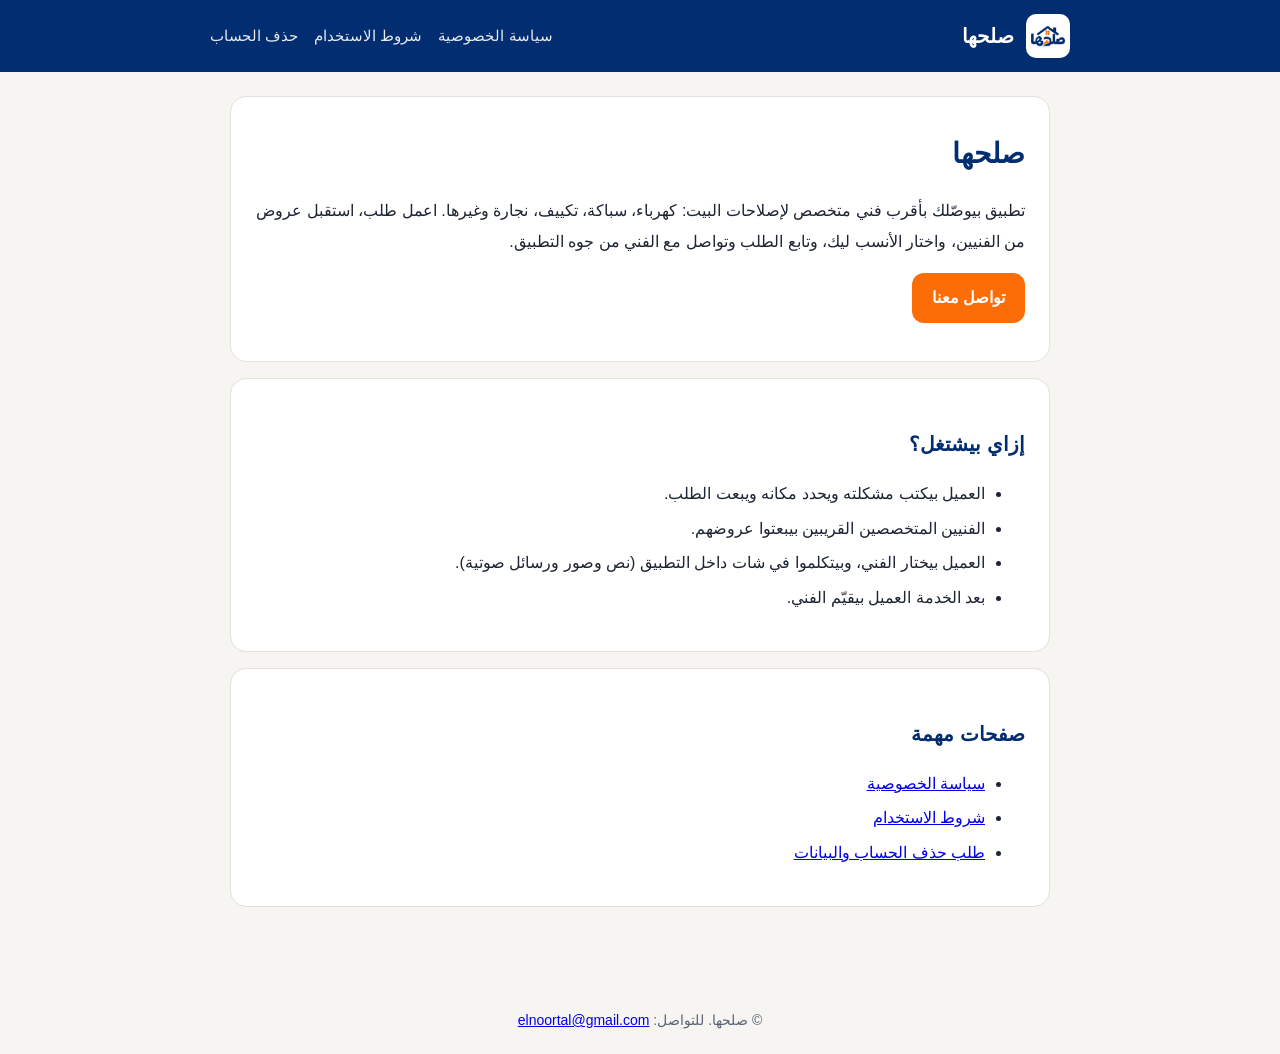
<file: index.html>
<!doctype html>
<html lang="ar" dir="rtl">
<head>
<meta charset="utf-8">
<meta name="viewport" content="width=device-width,initial-scale=1">
<title>الرئيسية - صلحها</title>
<link rel="icon" href="logo.png">
<link rel="stylesheet" href="style.css">
</head>
<body>
<header><div class="in"><img src="logo.png" alt="صلحها"><a href="index.html">صلحها</a>
<nav><a href="privacy.html">سياسة الخصوصية</a><a href="terms.html">شروط الاستخدام</a><a href="delete-account.html">حذف الحساب</a></nav></div></header>
<main>
<div class="card">
<h1>صلحها</h1>
<p>تطبيق بيوصّلك بأقرب فني متخصص لإصلاحات البيت: كهرباء، سباكة، تكييف، نجارة وغيرها. اعمل طلب، استقبل عروض من الفنيين، واختار الأنسب ليك، وتابع الطلب وتواصل مع الفني من جوه التطبيق.</p>
<p><a class="btn" href="mailto:elnoortal@gmail.com">تواصل معنا</a></p>
</div>
<div class="card">
<h2>إزاي بيشتغل؟</h2>
<ul>
<li>العميل بيكتب مشكلته ويحدد مكانه ويبعت الطلب.</li>
<li>الفنيين المتخصصين القريبين بيبعتوا عروضهم.</li>
<li>العميل بيختار الفني، وبيتكلموا في شات داخل التطبيق (نص وصور ورسائل صوتية).</li>
<li>بعد الخدمة العميل بيقيّم الفني.</li>
</ul>
</div>
<div class="card">
<h2>صفحات مهمة</h2>
<ul>
<li><a href="privacy.html">سياسة الخصوصية</a></li>
<li><a href="terms.html">شروط الاستخدام</a></li>
<li><a href="delete-account.html">طلب حذف الحساب والبيانات</a></li>
</ul>
</div>
</main>
<footer>© صلحها. للتواصل: <a href="mailto:elnoortal@gmail.com">elnoortal@gmail.com</a></footer>
</body>
</html>
</file>
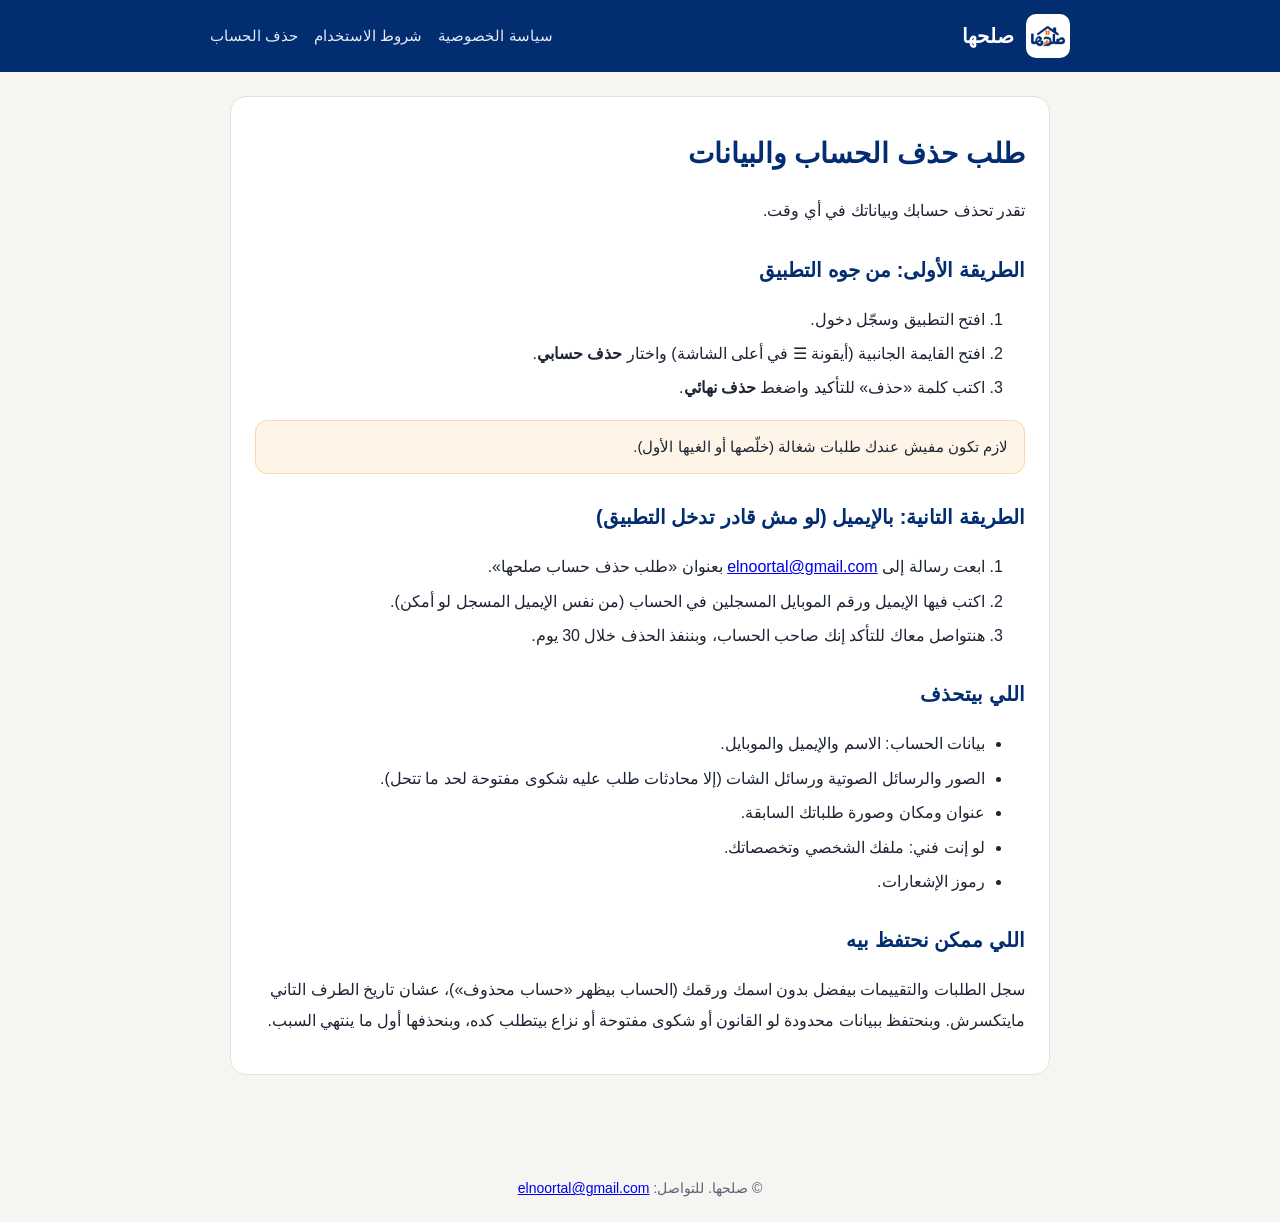
<file: delete-account.html>
<!doctype html>
<html lang="ar" dir="rtl">
<head>
<meta charset="utf-8">
<meta name="viewport" content="width=device-width,initial-scale=1">
<title>حذف الحساب - صلحها</title>
<link rel="icon" href="logo.png">
<link rel="stylesheet" href="style.css">
</head>
<body>
<header><div class="in"><img src="logo.png" alt="صلحها"><a href="index.html">صلحها</a>
<nav><a href="privacy.html">سياسة الخصوصية</a><a href="terms.html">شروط الاستخدام</a><a href="delete-account.html">حذف الحساب</a></nav></div></header>
<main>
<div class="card">
<h1>طلب حذف الحساب والبيانات</h1>
<p>تقدر تحذف حسابك وبياناتك في أي وقت.</p>
<h2>الطريقة الأولى: من جوه التطبيق</h2>
<ol>
<li>افتح التطبيق وسجّل دخول.</li>
<li>افتح القايمة الجانبية (أيقونة ☰ في أعلى الشاشة) واختار <b>حذف حسابي</b>.</li>
<li>اكتب كلمة «حذف» للتأكيد واضغط <b>حذف نهائي</b>.</li>
</ol>
<p class="note">لازم تكون مفيش عندك طلبات شغالة (خلّصها أو الغيها الأول).</p>
<h2>الطريقة التانية: بالإيميل (لو مش قادر تدخل التطبيق)</h2>
<ol>
<li>ابعت رسالة إلى <a href="mailto:elnoortal@gmail.com?subject=طلب حذف حساب صلحها">elnoortal@gmail.com</a> بعنوان «طلب حذف حساب صلحها».</li>
<li>اكتب فيها الإيميل ورقم الموبايل المسجلين في الحساب (من نفس الإيميل المسجل لو أمكن).</li>
<li>هنتواصل معاك للتأكد إنك صاحب الحساب، وبننفذ الحذف خلال 30 يوم.</li>
</ol>
<h2>اللي بيتحذف</h2>
<ul>
<li>بيانات الحساب: الاسم والإيميل والموبايل.</li>
<li>الصور والرسائل الصوتية ورسائل الشات (إلا محادثات طلب عليه شكوى مفتوحة لحد ما تتحل).</li>
<li>عنوان ومكان وصورة طلباتك السابقة.</li>
<li>لو إنت فني: ملفك الشخصي وتخصصاتك.</li>
<li>رموز الإشعارات.</li>
</ul>
<h2>اللي ممكن نحتفظ بيه</h2>
<p>سجل الطلبات والتقييمات بيفضل بدون اسمك ورقمك (الحساب بيظهر «حساب محذوف»)، عشان تاريخ الطرف التاني مايتكسرش. وبنحتفظ ببيانات محدودة لو القانون أو شكوى مفتوحة أو نزاع بيتطلب كده، وبنحذفها أول ما ينتهي السبب.</p>
</div>
</main>
<footer>© صلحها. للتواصل: <a href="mailto:elnoortal@gmail.com">elnoortal@gmail.com</a></footer>
</body>
</html>
</file>
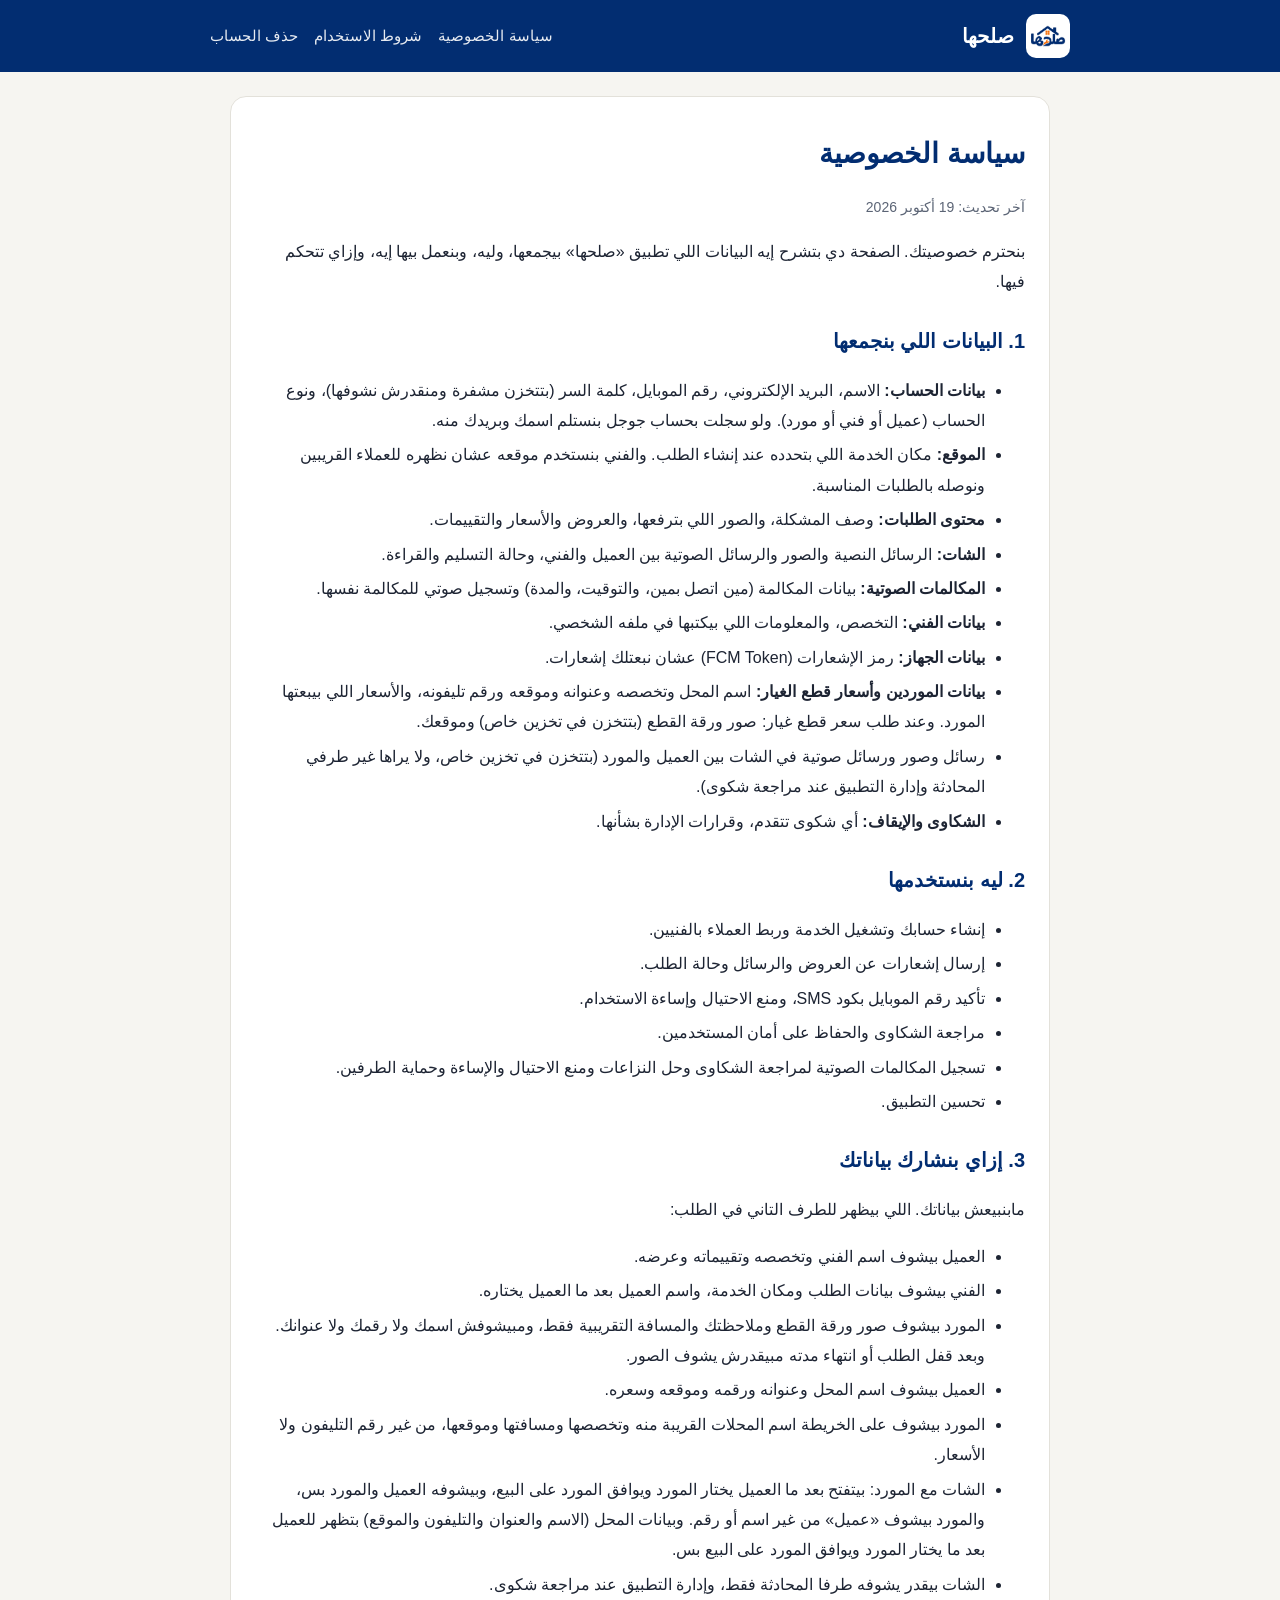
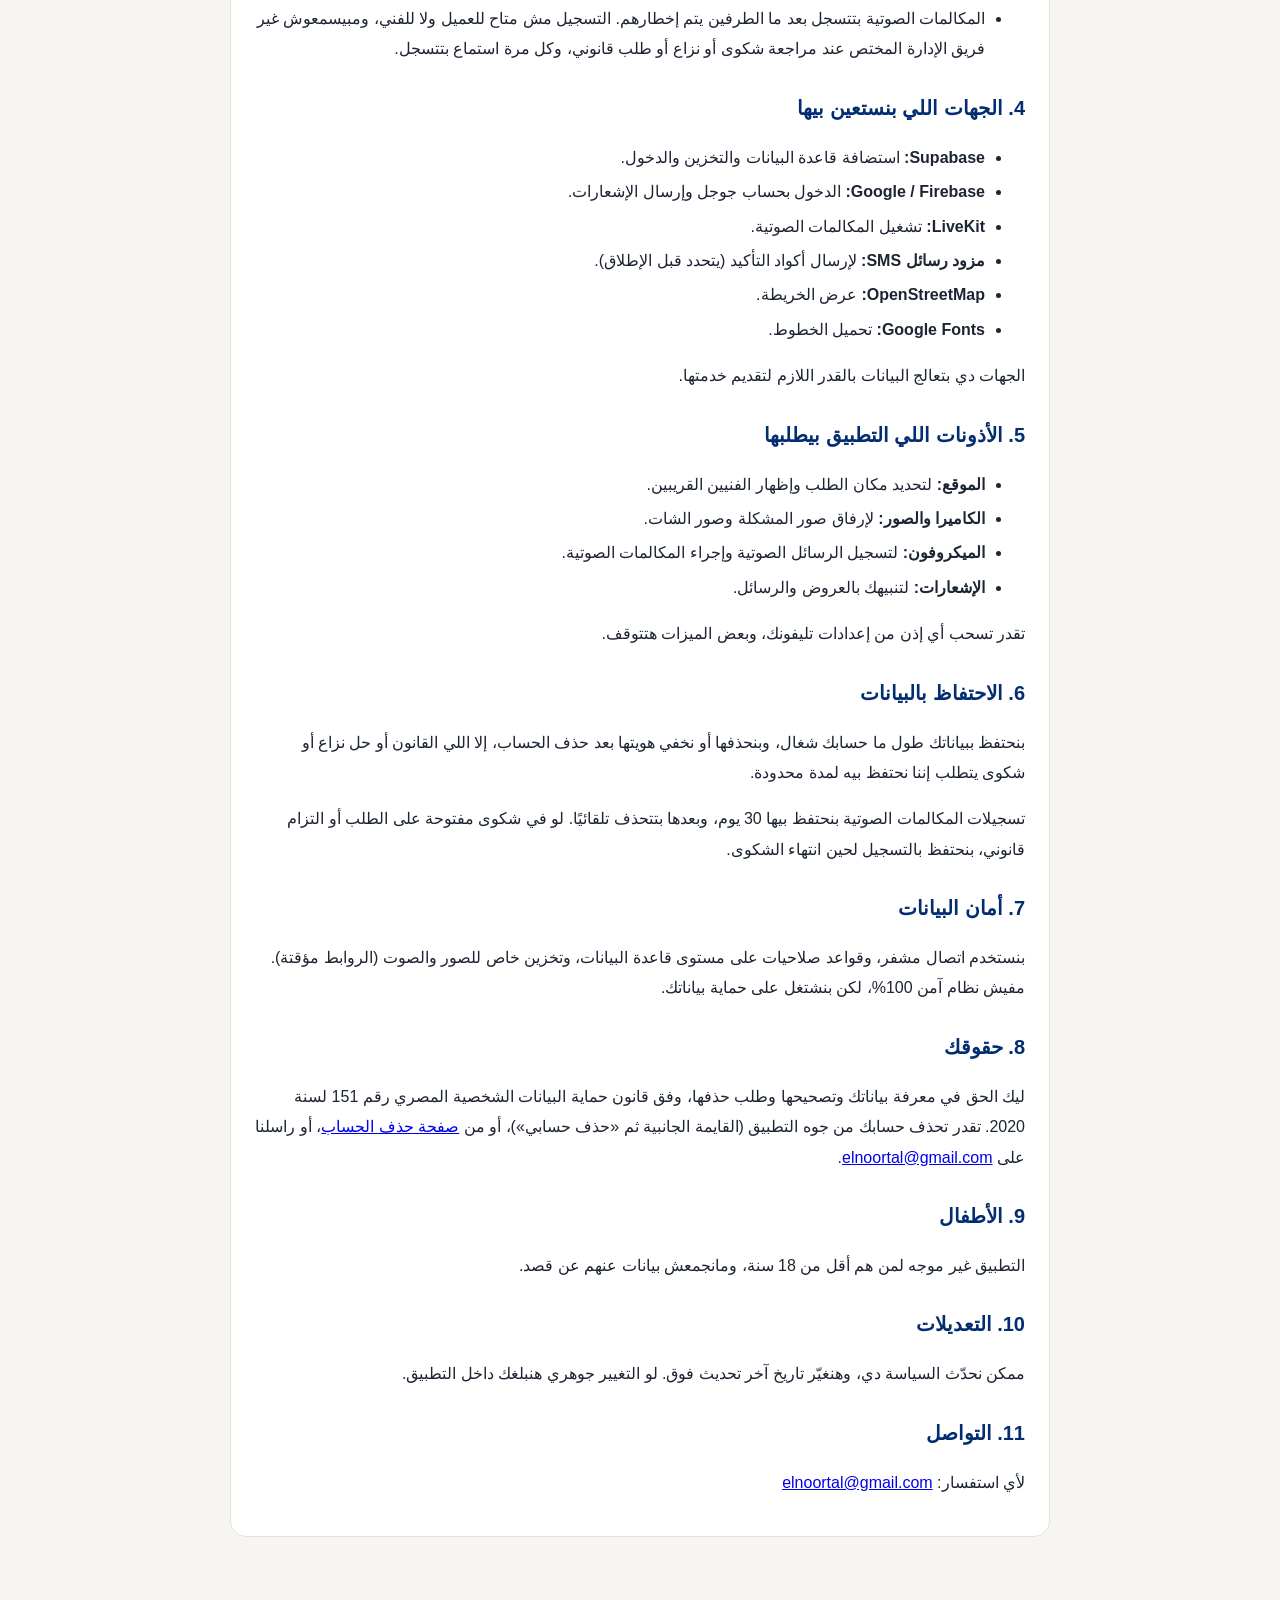
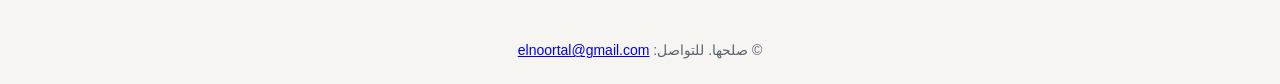
<file: privacy.html>
<!doctype html>
<html lang="ar" dir="rtl">
<head>
<meta charset="utf-8">
<meta name="viewport" content="width=device-width,initial-scale=1">
<title>سياسة الخصوصية - صلحها</title>
<link rel="icon" href="logo.png">
<link rel="stylesheet" href="style.css">
</head>
<body>
<header><div class="in"><img src="logo.png" alt="صلحها"><a href="index.html">صلحها</a>
<nav><a href="privacy.html">سياسة الخصوصية</a><a href="terms.html">شروط الاستخدام</a><a href="delete-account.html">حذف الحساب</a></nav></div></header>
<main>
<div class="card">
<h1>سياسة الخصوصية</h1>
<p class="muted">آخر تحديث: 19 أكتوبر 2026</p>
<p>بنحترم خصوصيتك. الصفحة دي بتشرح إيه البيانات اللي تطبيق «صلحها» بيجمعها، وليه، وبنعمل بيها إيه، وإزاي تتحكم فيها.</p>

<h2>1. البيانات اللي بنجمعها</h2>
<ul>
<li><b>بيانات الحساب:</b> الاسم، البريد الإلكتروني، رقم الموبايل، كلمة السر (بتتخزن مشفرة ومنقدرش نشوفها)، ونوع الحساب (عميل أو فني أو مورد). ولو سجلت بحساب جوجل بنستلم اسمك وبريدك منه.</li>
<li><b>الموقع:</b> مكان الخدمة اللي بتحدده عند إنشاء الطلب. والفني بنستخدم موقعه عشان نظهره للعملاء القريبين ونوصله بالطلبات المناسبة.</li>
<li><b>محتوى الطلبات:</b> وصف المشكلة، والصور اللي بترفعها، والعروض والأسعار والتقييمات.</li>
<li><b>الشات:</b> الرسائل النصية والصور والرسائل الصوتية بين العميل والفني، وحالة التسليم والقراءة.</li>
<li><b>المكالمات الصوتية:</b> بيانات المكالمة (مين اتصل بمين، والتوقيت، والمدة) وتسجيل صوتي للمكالمة نفسها.</li>
<li><b>بيانات الفني:</b> التخصص، والمعلومات اللي بيكتبها في ملفه الشخصي.</li>
<li><b>بيانات الجهاز:</b> رمز الإشعارات (FCM Token) عشان نبعتلك إشعارات.</li>
<li><b>بيانات الموردين وأسعار قطع الغيار:</b> اسم المحل وتخصصه وعنوانه وموقعه ورقم تليفونه، والأسعار اللي بيبعتها المورد. وعند طلب سعر قطع غيار: صور ورقة القطع (بتتخزن في تخزين خاص) وموقعك.</li>
<li>رسائل وصور ورسائل صوتية في الشات بين العميل والمورد (بتتخزن في تخزين خاص، ولا يراها غير طرفي المحادثة وإدارة التطبيق عند مراجعة شكوى).</li>
<li><b>الشكاوى والإيقاف:</b> أي شكوى تتقدم، وقرارات الإدارة بشأنها.</li>
</ul>

<h2>2. ليه بنستخدمها</h2>
<ul>
<li>إنشاء حسابك وتشغيل الخدمة وربط العملاء بالفنيين.</li>
<li>إرسال إشعارات عن العروض والرسائل وحالة الطلب.</li>
<li>تأكيد رقم الموبايل بكود SMS، ومنع الاحتيال وإساءة الاستخدام.</li>
<li>مراجعة الشكاوى والحفاظ على أمان المستخدمين.</li>
<li>تسجيل المكالمات الصوتية لمراجعة الشكاوى وحل النزاعات ومنع الاحتيال والإساءة وحماية الطرفين.</li>
<li>تحسين التطبيق.</li>
</ul>

<h2>3. إزاي بنشارك بياناتك</h2>
<p>مابنبيعش بياناتك. اللي بيظهر للطرف التاني في الطلب:</p>
<ul>
<li>العميل بيشوف اسم الفني وتخصصه وتقييماته وعرضه.</li>
<li>الفني بيشوف بيانات الطلب ومكان الخدمة، واسم العميل بعد ما العميل يختاره.</li>
<li>المورد بيشوف صور ورقة القطع وملاحظتك والمسافة التقريبية فقط، ومبيشوفش اسمك ولا رقمك ولا عنوانك. وبعد قفل الطلب أو انتهاء مدته مبيقدرش يشوف الصور.</li>
<li>العميل بيشوف اسم المحل وعنوانه ورقمه وموقعه وسعره.</li>
<li>المورد بيشوف على الخريطة اسم المحلات القريبة منه وتخصصها ومسافتها وموقعها، من غير رقم التليفون ولا الأسعار.</li>
<li>الشات مع المورد: بيتفتح بعد ما العميل يختار المورد ويوافق المورد على البيع، وبيشوفه العميل والمورد بس، والمورد بيشوف «عميل» من غير اسم أو رقم. وبيانات المحل (الاسم والعنوان والتليفون والموقع) بتظهر للعميل بعد ما يختار المورد ويوافق المورد على البيع بس.</li>
<li>الشات بيقدر يشوفه طرفا المحادثة فقط، وإدارة التطبيق عند مراجعة شكوى.</li>
<li>المكالمات الصوتية بتتسجل بعد ما الطرفين يتم إخطارهم. التسجيل مش متاح للعميل ولا للفني، ومبيسمعوش غير فريق الإدارة المختص عند مراجعة شكوى أو نزاع أو طلب قانوني، وكل مرة استماع بتتسجل.</li>
</ul>

<h2>4. الجهات اللي بنستعين بيها</h2>
<ul>
<li><b>Supabase:</b> استضافة قاعدة البيانات والتخزين والدخول.</li>
<li><b>Google / Firebase:</b> الدخول بحساب جوجل وإرسال الإشعارات.</li>
<li><b>LiveKit:</b> تشغيل المكالمات الصوتية.</li>
<li><b>مزود رسائل SMS:</b> لإرسال أكواد التأكيد (يتحدد قبل الإطلاق).</li>
<li><b>OpenStreetMap:</b> عرض الخريطة.</li>
<li><b>Google Fonts:</b> تحميل الخطوط.</li>
</ul>
<p>الجهات دي بتعالج البيانات بالقدر اللازم لتقديم خدمتها.</p>

<h2>5. الأذونات اللي التطبيق بيطلبها</h2>
<ul>
<li><b>الموقع:</b> لتحديد مكان الطلب وإظهار الفنيين القريبين.</li>
<li><b>الكاميرا والصور:</b> لإرفاق صور المشكلة وصور الشات.</li>
<li><b>الميكروفون:</b> لتسجيل الرسائل الصوتية وإجراء المكالمات الصوتية.</li>
<li><b>الإشعارات:</b> لتنبيهك بالعروض والرسائل.</li>
</ul>
<p>تقدر تسحب أي إذن من إعدادات تليفونك، وبعض الميزات هتتوقف.</p>

<h2>6. الاحتفاظ بالبيانات</h2>
<p>بنحتفظ ببياناتك طول ما حسابك شغال، وبنحذفها أو نخفي هويتها بعد حذف الحساب، إلا اللي القانون أو حل نزاع أو شكوى يتطلب إننا نحتفظ بيه لمدة محدودة.</p>
<p>تسجيلات المكالمات الصوتية بنحتفظ بيها 30 يوم، وبعدها بتتحذف تلقائيًا. لو في شكوى مفتوحة على الطلب أو التزام قانوني، بنحتفظ بالتسجيل لحين انتهاء الشكوى.</p>

<h2>7. أمان البيانات</h2>
<p>بنستخدم اتصال مشفر، وقواعد صلاحيات على مستوى قاعدة البيانات، وتخزين خاص للصور والصوت (الروابط مؤقتة). مفيش نظام آمن 100%، لكن بنشتغل على حماية بياناتك.</p>

<h2>8. حقوقك</h2>
<p>ليك الحق في معرفة بياناتك وتصحيحها وطلب حذفها، وفق قانون حماية البيانات الشخصية المصري رقم 151 لسنة 2020. تقدر تحذف حسابك من جوه التطبيق (القايمة الجانبية ثم «حذف حسابي»)، أو من <a href="delete-account.html">صفحة حذف الحساب</a>، أو راسلنا على <a href="mailto:elnoortal@gmail.com">elnoortal@gmail.com</a>.</p>

<h2>9. الأطفال</h2>
<p>التطبيق غير موجه لمن هم أقل من 18 سنة، ومانجمعش بيانات عنهم عن قصد.</p>

<h2>10. التعديلات</h2>
<p>ممكن نحدّث السياسة دي، وهنغيّر تاريخ آخر تحديث فوق. لو التغيير جوهري هنبلغك داخل التطبيق.</p>

<h2>11. التواصل</h2>
<p>لأي استفسار: <a href="mailto:elnoortal@gmail.com">elnoortal@gmail.com</a></p>
</div>
</main>
<footer>© صلحها. للتواصل: <a href="mailto:elnoortal@gmail.com">elnoortal@gmail.com</a></footer>
</body>
</html>
</file>
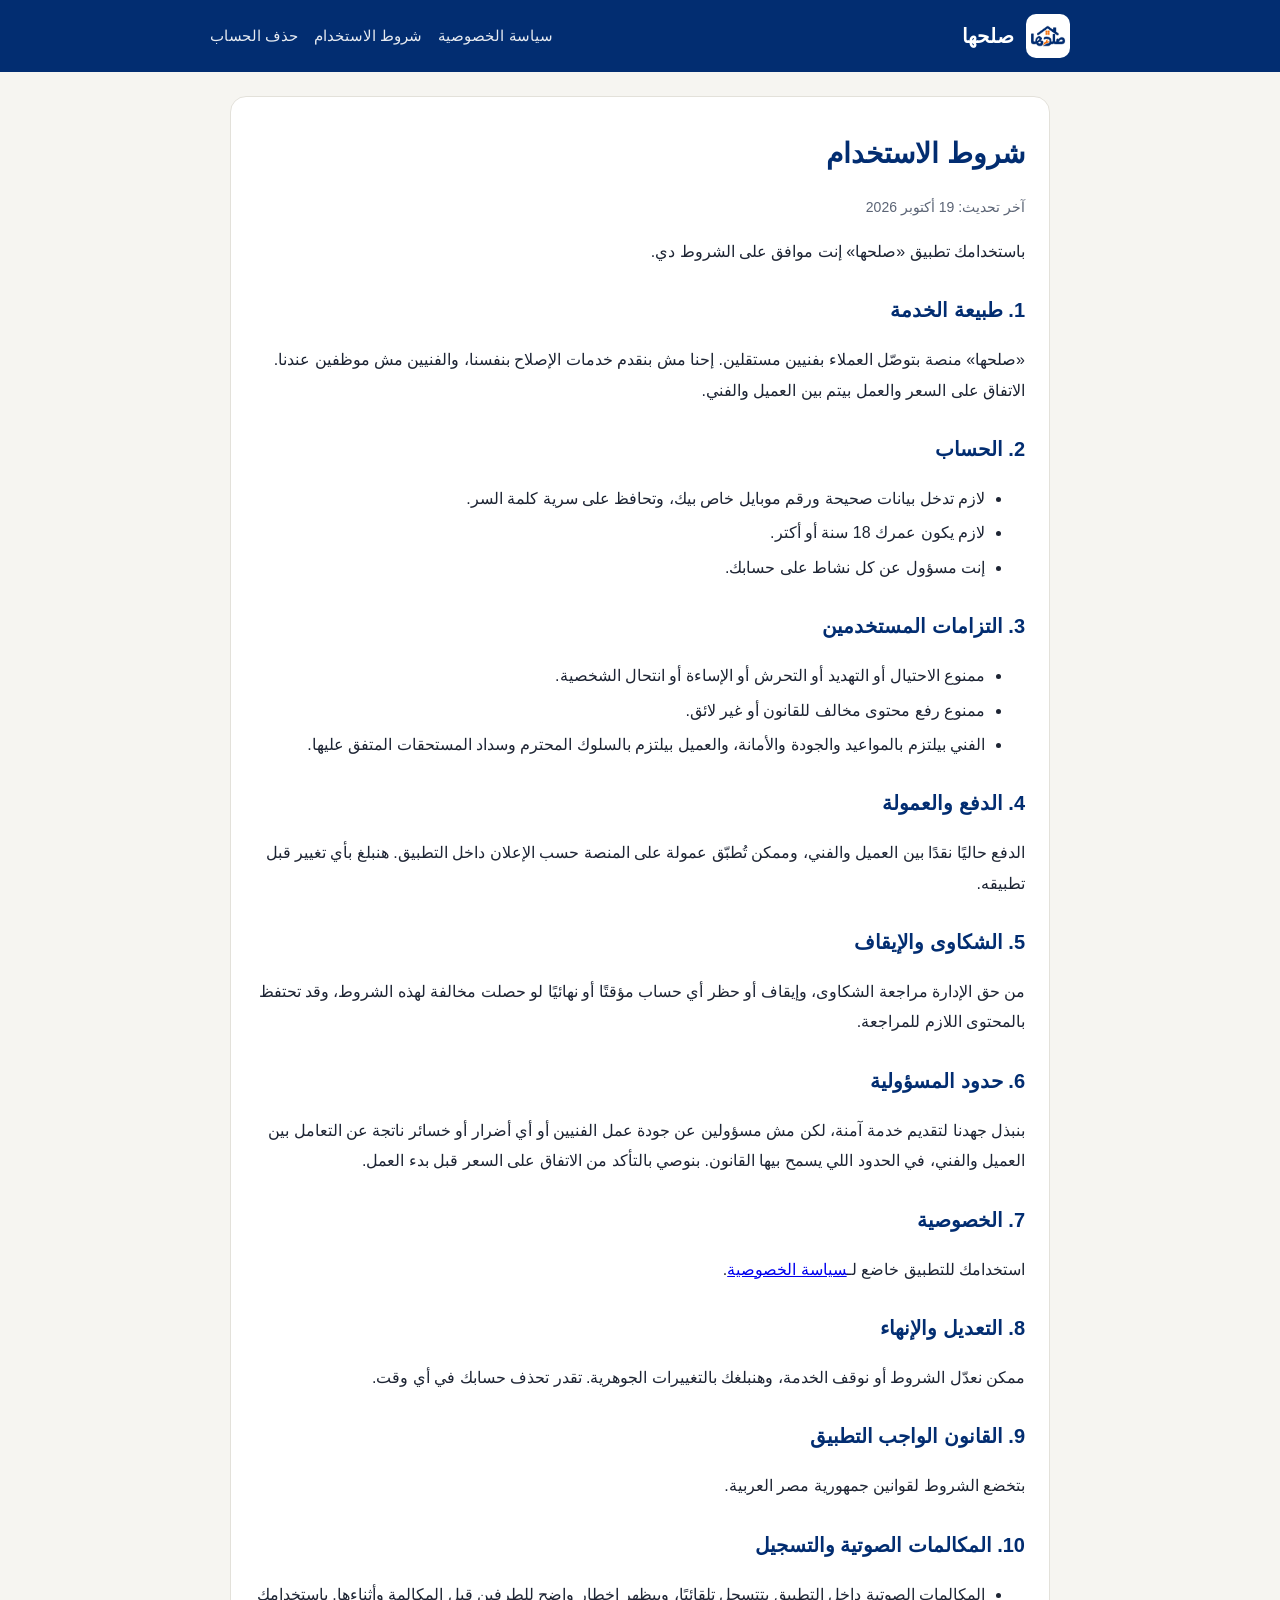
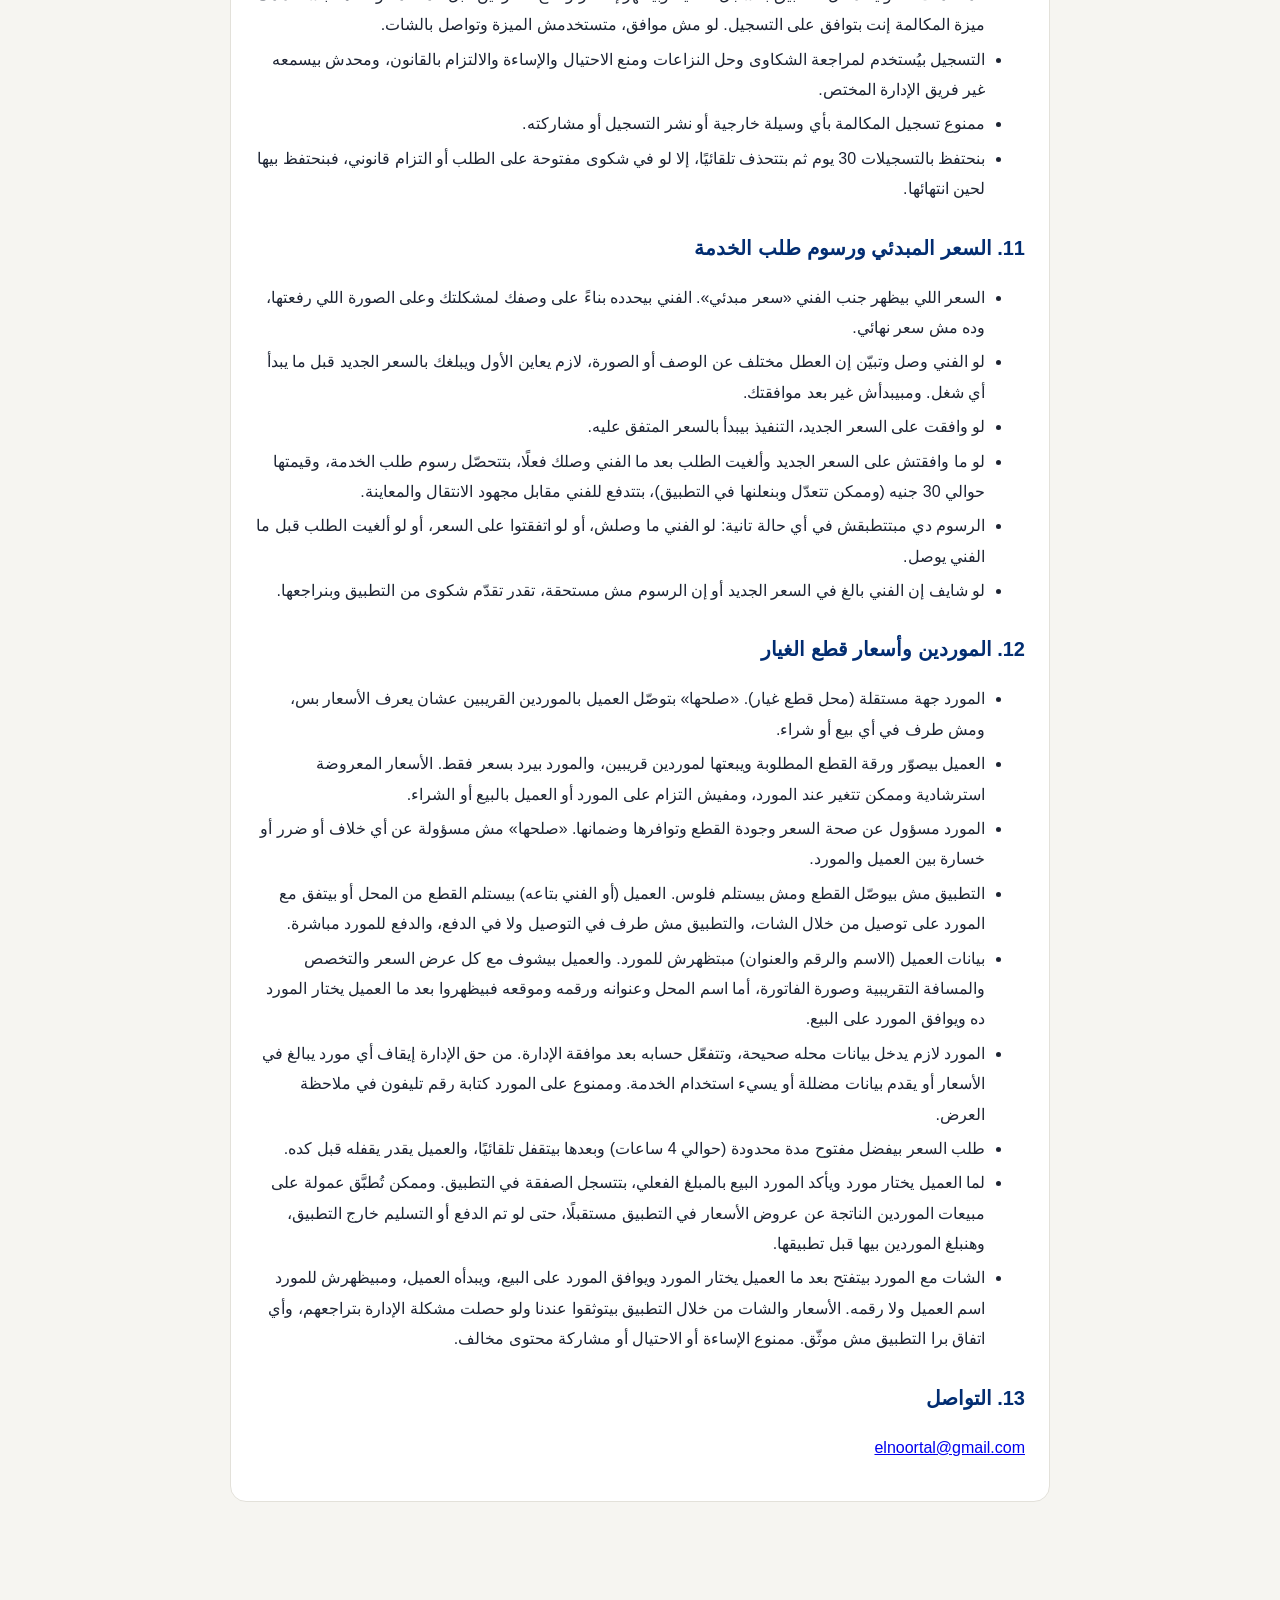
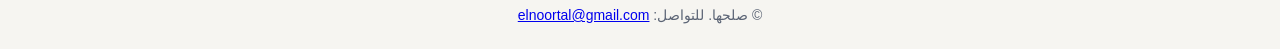
<file: terms.html>
<!doctype html>
<html lang="ar" dir="rtl">
<head>
<meta charset="utf-8">
<meta name="viewport" content="width=device-width,initial-scale=1">
<title>شروط الاستخدام - صلحها</title>
<link rel="icon" href="logo.png">
<link rel="stylesheet" href="style.css">
</head>
<body>
<header><div class="in"><img src="logo.png" alt="صلحها"><a href="index.html">صلحها</a>
<nav><a href="privacy.html">سياسة الخصوصية</a><a href="terms.html">شروط الاستخدام</a><a href="delete-account.html">حذف الحساب</a></nav></div></header>
<main>
<div class="card">
<h1>شروط الاستخدام</h1>
<p class="muted">آخر تحديث: 19 أكتوبر 2026</p>
<p>باستخدامك تطبيق «صلحها» إنت موافق على الشروط دي.</p>

<h2>1. طبيعة الخدمة</h2>
<p>«صلحها» منصة بتوصّل العملاء بفنيين مستقلين. إحنا مش بنقدم خدمات الإصلاح بنفسنا، والفنيين مش موظفين عندنا. الاتفاق على السعر والعمل بيتم بين العميل والفني.</p>

<h2>2. الحساب</h2>
<ul>
<li>لازم تدخل بيانات صحيحة ورقم موبايل خاص بيك، وتحافظ على سرية كلمة السر.</li>
<li>لازم يكون عمرك 18 سنة أو أكتر.</li>
<li>إنت مسؤول عن كل نشاط على حسابك.</li>
</ul>

<h2>3. التزامات المستخدمين</h2>
<ul>
<li>ممنوع الاحتيال أو التهديد أو التحرش أو الإساءة أو انتحال الشخصية.</li>
<li>ممنوع رفع محتوى مخالف للقانون أو غير لائق.</li>
<li>الفني بيلتزم بالمواعيد والجودة والأمانة، والعميل بيلتزم بالسلوك المحترم وسداد المستحقات المتفق عليها.</li>
</ul>

<h2>4. الدفع والعمولة</h2>
<p>الدفع حاليًا نقدًا بين العميل والفني، وممكن تُطبّق عمولة على المنصة حسب الإعلان داخل التطبيق. هنبلغ بأي تغيير قبل تطبيقه.</p>

<h2>5. الشكاوى والإيقاف</h2>
<p>من حق الإدارة مراجعة الشكاوى، وإيقاف أو حظر أي حساب مؤقتًا أو نهائيًا لو حصلت مخالفة لهذه الشروط، وقد تحتفظ بالمحتوى اللازم للمراجعة.</p>

<h2>6. حدود المسؤولية</h2>
<p>بنبذل جهدنا لتقديم خدمة آمنة، لكن مش مسؤولين عن جودة عمل الفنيين أو أي أضرار أو خسائر ناتجة عن التعامل بين العميل والفني، في الحدود اللي يسمح بيها القانون. بنوصي بالتأكد من الاتفاق على السعر قبل بدء العمل.</p>

<h2>7. الخصوصية</h2>
<p>استخدامك للتطبيق خاضع لـ<a href="privacy.html">سياسة الخصوصية</a>.</p>

<h2>8. التعديل والإنهاء</h2>
<p>ممكن نعدّل الشروط أو نوقف الخدمة، وهنبلغك بالتغييرات الجوهرية. تقدر تحذف حسابك في أي وقت.</p>

<h2>9. القانون الواجب التطبيق</h2>
<p>بتخضع الشروط لقوانين جمهورية مصر العربية.</p>

<h2>10. المكالمات الصوتية والتسجيل</h2>
<ul>
<li>المكالمات الصوتية داخل التطبيق بتتسجل تلقائيًا، وبيظهر إخطار واضح للطرفين قبل المكالمة وأثناءها. باستخدامك ميزة المكالمة إنت بتوافق على التسجيل. لو مش موافق، متستخدمش الميزة وتواصل بالشات.</li>
<li>التسجيل بيُستخدم لمراجعة الشكاوى وحل النزاعات ومنع الاحتيال والإساءة والالتزام بالقانون، ومحدش بيسمعه غير فريق الإدارة المختص.</li>
<li>ممنوع تسجيل المكالمة بأي وسيلة خارجية أو نشر التسجيل أو مشاركته.</li>
<li>بنحتفظ بالتسجيلات 30 يوم ثم بتتحذف تلقائيًا، إلا لو في شكوى مفتوحة على الطلب أو التزام قانوني، فبنحتفظ بيها لحين انتهائها.</li>
</ul>

<h2>11. السعر المبدئي ورسوم طلب الخدمة</h2>
<ul>
<li>السعر اللي بيظهر جنب الفني «سعر مبدئي». الفني بيحدده بناءً على وصفك لمشكلتك وعلى الصورة اللي رفعتها، وده مش سعر نهائي.</li>
<li>لو الفني وصل وتبيّن إن العطل مختلف عن الوصف أو الصورة، لازم يعاين الأول ويبلغك بالسعر الجديد قبل ما يبدأ أي شغل. ومبيبدأش غير بعد موافقتك.</li>
<li>لو وافقت على السعر الجديد، التنفيذ بيبدأ بالسعر المتفق عليه.</li>
<li>لو ما وافقتش على السعر الجديد وألغيت الطلب بعد ما الفني وصلك فعلًا، بتتحصّل رسوم طلب الخدمة، وقيمتها حوالي 30 جنيه (وممكن تتعدّل وبنعلنها في التطبيق)، بتتدفع للفني مقابل مجهود الانتقال والمعاينة.</li>
<li>الرسوم دي مبتتطبقش في أي حالة تانية: لو الفني ما وصلش، أو لو اتفقتوا على السعر، أو لو ألغيت الطلب قبل ما الفني يوصل.</li>
<li>لو شايف إن الفني بالغ في السعر الجديد أو إن الرسوم مش مستحقة، تقدر تقدّم شكوى من التطبيق وبنراجعها.</li>
</ul>

<h2>12. الموردين وأسعار قطع الغيار</h2>
<ul>
<li>المورد جهة مستقلة (محل قطع غيار). «صلحها» بتوصّل العميل بالموردين القريبين عشان يعرف الأسعار بس، ومش طرف في أي بيع أو شراء.</li>
<li>العميل بيصوّر ورقة القطع المطلوبة ويبعتها لموردين قريبين، والمورد بيرد بسعر فقط. الأسعار المعروضة استرشادية وممكن تتغير عند المورد، ومفيش التزام على المورد أو العميل بالبيع أو الشراء.</li>
<li>المورد مسؤول عن صحة السعر وجودة القطع وتوافرها وضمانها. «صلحها» مش مسؤولة عن أي خلاف أو ضرر أو خسارة بين العميل والمورد.</li>
<li>التطبيق مش بيوصّل القطع ومش بيستلم فلوس. العميل (أو الفني بتاعه) بيستلم القطع من المحل أو بيتفق مع المورد على توصيل من خلال الشات، والتطبيق مش طرف في التوصيل ولا في الدفع، والدفع للمورد مباشرة.</li>
<li>بيانات العميل (الاسم والرقم والعنوان) مبتظهرش للمورد. والعميل بيشوف مع كل عرض السعر والتخصص والمسافة التقريبية وصورة الفاتورة، أما اسم المحل وعنوانه ورقمه وموقعه فبيظهروا بعد ما العميل يختار المورد ده ويوافق المورد على البيع.</li>
<li>المورد لازم يدخل بيانات محله صحيحة، وتتفعّل حسابه بعد موافقة الإدارة. من حق الإدارة إيقاف أي مورد يبالغ في الأسعار أو يقدم بيانات مضللة أو يسيء استخدام الخدمة. وممنوع على المورد كتابة رقم تليفون في ملاحظة العرض.</li>
<li>طلب السعر بيفضل مفتوح مدة محدودة (حوالي 4 ساعات) وبعدها بيتقفل تلقائيًا، والعميل يقدر يقفله قبل كده.</li>
<li>لما العميل يختار مورد ويأكد المورد البيع بالمبلغ الفعلي، بتتسجل الصفقة في التطبيق. وممكن تُطبَّق عمولة على مبيعات الموردين الناتجة عن عروض الأسعار في التطبيق مستقبلًا، حتى لو تم الدفع أو التسليم خارج التطبيق، وهنبلغ الموردين بيها قبل تطبيقها.</li>
<li>الشات مع المورد بيتفتح بعد ما العميل يختار المورد ويوافق المورد على البيع، ويبدأه العميل، ومبيظهرش للمورد اسم العميل ولا رقمه. الأسعار والشات من خلال التطبيق بيتوثقوا عندنا ولو حصلت مشكلة الإدارة بتراجعهم، وأي اتفاق برا التطبيق مش موثّق. ممنوع الإساءة أو الاحتيال أو مشاركة محتوى مخالف.</li>
</ul>

<h2>13. التواصل</h2>
<p><a href="mailto:elnoortal@gmail.com">elnoortal@gmail.com</a></p>
</div>
</main>
<footer>© صلحها. للتواصل: <a href="mailto:elnoortal@gmail.com">elnoortal@gmail.com</a></footer>
</body>
</html>
</file>
<file: style.css>
*{box-sizing:border-box}
body{margin:0;font-family:"Segoe UI",Tahoma,Arial,sans-serif;background:#f6f5f1;color:#1d2433;line-height:1.9}
header{background:#022d71;color:#fff;padding:14px 20px}
header .in{max-width:860px;margin:auto;display:flex;align-items:center;gap:12px;flex-wrap:wrap}
header img{width:44px;height:44px;border-radius:10px;background:#fff}
header a{color:#fff;text-decoration:none;font-weight:700;font-size:20px}
nav{margin-inline-start:auto;display:flex;gap:16px;font-size:15px}
nav a{font-weight:400;font-size:15px;opacity:.9}
main{max-width:860px;margin:24px auto;padding:0 20px 40px}
.card{background:#fff;border:1px solid #e3e1da;border-radius:16px;padding:22px 24px;margin-bottom:16px}
h1{color:#022d71;font-size:28px;margin:8px 0 4px}
h2{color:#022d71;font-size:20px;margin:24px 0 6px}
p,li{font-size:16px}
li{margin:4px 0}
.muted{color:#5b6475;font-size:14px}
.btn{display:inline-block;background:#fc6d07;color:#fff;padding:10px 20px;border-radius:12px;text-decoration:none;font-weight:700}
.note{background:#fff4e8;border:1px solid #fcd5ae;border-radius:12px;padding:12px 16px;font-size:15px}
footer{text-align:center;color:#5b6475;font-size:14px;padding:20px}
</file>
